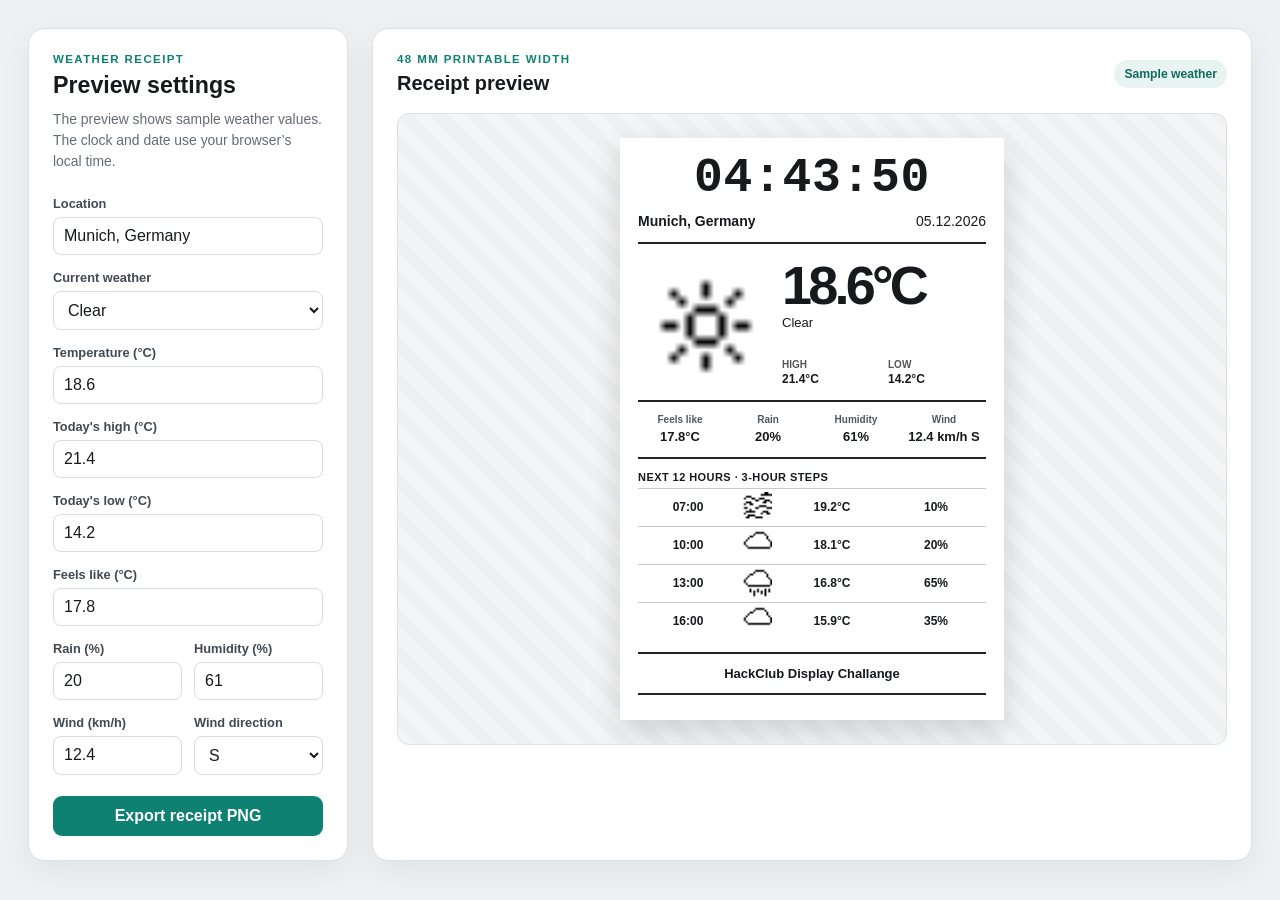
<file: designer/index.html>
<!doctype html>
<html lang="en">
  <head>
    <meta charset="UTF-8" />
    <meta name="viewport" content="width=device-width, initial-scale=1.0" />
    <meta http-equiv="refresh" content="0; url=editable-preview.html" />
    <title>Weather Receipt Designer</title>
  </head>
  <body>
    <p>Opening the <a href="editable-preview.html">editable receipt preview</a>…</p>
  </body>
</html>
</file>
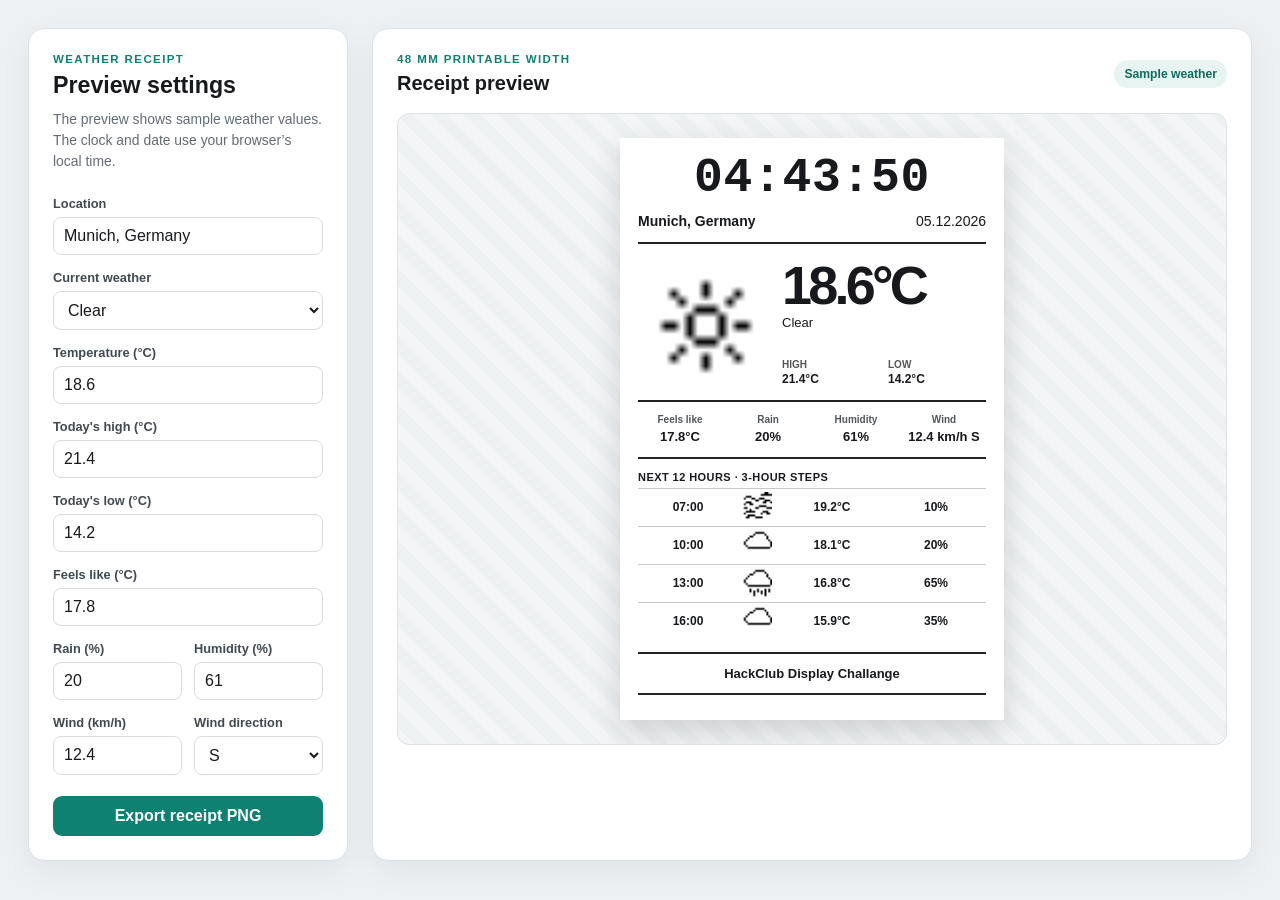
<file: designer/editable-preview.html>
<!doctype html>
<html lang="en">
  <head>
    <meta charset="UTF-8" />
    <meta name="viewport" content="width=device-width, initial-scale=1.0" />
    <title>Editable Weather Receipt Preview</title>
    <link rel="stylesheet" href="styles.css" />
  </head>
  <body>
    <div class="app-shell">
      <aside class="sidebar">
        <p class="eyebrow">Weather receipt</p>
        <h1>Preview settings</h1>
        <p class="help-text">The preview shows sample weather values. The clock and date use your browser’s local time.</p>

        <div class="field">
          <label for="cityName">Location</label>
          <input id="cityName" type="text" value="Bad Wörishofen" />
        </div>

        <div class="field">
          <label for="weatherPreview">Current weather</label>
          <select id="weatherPreview">
            <option value="Clear">Clear</option>
            <option value="Partly Cloudy">Partly cloudy</option>
            <option value="Clouds">Cloudy</option>
            <option value="Rain">Rain</option>
            <option value="Snow">Snow</option>
            <option value="Thunderstorm">Thunderstorm</option>
            <option value="Mist">Mist / fog</option>
          </select>
        </div>

        <div class="field">
          <label for="temperature">Temperature (°C)</label>
          <input id="temperature" type="number" step="0.1" value="18.6" />
        </div>

        <div class="field">
          <label for="highTemperature">Today's high (°C)</label>
          <input id="highTemperature" type="number" step="0.1" value="21.4" />
        </div>

        <div class="field">
          <label for="lowTemperature">Today's low (°C)</label>
          <input id="lowTemperature" type="number" step="0.1" value="14.2" />
        </div>

        <div class="field">
          <label for="feelsLike">Feels like (°C)</label>
          <input id="feelsLike" type="number" step="0.1" value="17.8" />
        </div>

        <div class="row">
          <div class="field">
            <label for="rainChance">Rain (%)</label>
            <input id="rainChance" type="number" min="0" max="100" value="20" />
          </div>
          <div class="field">
            <label for="humidity">Humidity (%)</label>
            <input id="humidity" type="number" min="0" max="100" value="61" />
          </div>
        </div>

        <div class="row">
          <div class="field">
            <label for="windSpeed">Wind (km/h)</label>
            <input id="windSpeed" type="number" min="0" step="0.1" value="12.4" />
          </div>
          <div class="field">
            <label for="windDirection">Wind direction</label>
            <select id="windDirection">
              <option>N</option><option>NE</option><option>E</option><option>SE</option>
              <option selected>S</option><option>SW</option><option>W</option><option>NW</option>
            </select>
          </div>
        </div>

        <button id="exportButton" type="button">Export receipt PNG</button>
      </aside>

      <main class="preview-panel">
        <div class="preview-toolbar">
          <div>
            <p class="eyebrow">48 mm printable width</p>
            <h2>Receipt preview</h2>
          </div>
          <span class="sample-badge">Sample weather</span>
        </div>
        <div class="receipt-stage">
          <article id="receiptPreview" class="receipt" aria-live="polite"></article>
        </div>
      </main>
    </div>
    <script src="weather-data.js"></script>
    <script src="app.js"></script>
  </body>
</html>
</file>
<file: designer/styles.css>
:root {
  color-scheme: light;
  --ink: #17191c;
  --muted: #656b73;
  --line: #222;
  --paper: #fff;
  --accent: #0e8172;
  /* 384 printer dots are 48 mm at 203 dpi, within 58 mm paper and 5 mm side margins. */
  --receipt-width: 384px;
}

* { box-sizing: border-box; }

/* The surrounding page is for the editor, not part of the printed receipt. */
body {
  min-width: 320px;
  min-height: 100vh;
  margin: 0;
  color: var(--ink);
  background: #edf1f3;
  font-family: "Segoe UI", Arial, sans-serif;
}

.app-shell {
  display: grid;
  grid-template-columns: minmax(260px, 320px) minmax(420px, 1fr);
  gap: 24px;
  max-width: 1400px;
  margin: 0 auto;
  padding: 28px;
}

/* The settings panel contains the editable preview controls. */
.sidebar,
.preview-panel {
  border: 1px solid #dce1e4;
  border-radius: 16px;
  background: #fff;
  box-shadow: 0 10px 32px rgb(23 25 28 / 6%);
}

.sidebar { padding: 24px; }
.sidebar h1,
.preview-toolbar h2 { margin: 0; }
.sidebar h1 { font-size: 1.45rem; }

/* Small section labels above the editor and preview. */
.eyebrow {
  margin: 0 0 7px;
  color: var(--accent);
  font-size: 0.72rem;
  font-weight: 800;
  letter-spacing: 0.12em;
  text-transform: uppercase;
}
.help-text {
  margin: 10px 0 24px;
  color: var(--muted);
  font-size: 0.87rem;
  line-height: 1.5;
}

/* Form fields and export button in the editor sidebar. */
.field {
  display: grid;
  gap: 6px;
  margin-bottom: 15px;
}
.field label {
  color: #424950;
  font-size: 0.8rem;
  font-weight: 700;
}
input,
select {
  width: 100%;
  min-width: 0;
  padding: 9px 10px;
  border: 1px solid #d6dce0;
  border-radius: 8px;
  background: #fff;
  color: var(--ink);
  font: inherit;
}
.row {
  display: grid;
  grid-template-columns: repeat(2, minmax(0, 1fr));
  gap: 12px;
}
button {
  width: 100%;
  margin-top: 6px;
  padding: 11px 14px;
  border: 0;
  border-radius: 9px;
  background: var(--accent);
  color: #fff;
  font: inherit;
  font-weight: 700;
  cursor: pointer;
}
button:hover { background: #096f62; }

/* Toolbar and checkerboard stage around the paper preview. */
.preview-panel { min-width: 0; padding: 24px; }
.preview-toolbar {
  display: flex;
  align-items: center;
  justify-content: space-between;
  gap: 12px;
  margin-bottom: 18px;
}
.preview-toolbar h2 { font-size: 1.25rem; }
.sample-badge {
  padding: 7px 10px;
  border-radius: 999px;
  background: #e8f4f1;
  color: #126a5e;
  font-size: 0.76rem;
  font-weight: 700;
}
.receipt-stage {
  display: flex;
  justify-content: center;
  align-items: flex-start;
  min-height: 500px;
  overflow: auto;
  padding: 24px 12px;
  border: 1px solid #dce1e4;
  border-radius: 12px;
  background: repeating-linear-gradient(45deg, #f3f5f6 0 12px, #eef1f2 12px 24px);
}

/* Receipt paper: keep the full printable width fixed for the 384-dot raster export. */
.receipt {
  flex: 0 0 var(--receipt-width);
  width: var(--receipt-width);
  max-width: var(--receipt-width);
  min-height: 100px;
  padding: 15px 18px 13px;
  overflow: hidden;
  background: var(--paper);
  color: var(--ink);
  box-shadow: 0 12px 30px rgb(0 0 0 / 15%);
  font-family: Arial, Helvetica, sans-serif;
  font-variant-numeric: tabular-nums;
}

/* Receipt header: clock, location, date, and horizontal section rules. */
.clock {
  margin: 0;
  text-align: center;
  font-size: 48px;
  font-family: "Courier New", Courier, monospace;
  font-weight: 800;
  letter-spacing: 0.015em;
  line-height: 1.08;
}
.receipt-location-date {
  display: flex;
  justify-content: space-between;
  gap: 10px;
  margin-top: 8px;
  font-size: 14px;
  line-height: 1.25;
}
.receipt-location {
  overflow: hidden;
  font-weight: 700;
  text-overflow: ellipsis;
  white-space: nowrap;
}
.receipt-date { flex: 0 0 auto; }
.rule {
  height: 0;
  margin: 12px 0;
  border: 0;
  /* Main receipt separators print as a solid 2-pixel line. */
  border-top: 2px solid var(--line);
}

/* Current conditions: icon, temperature, condition, and daily high/low. */
.current-weather {
  display: grid;
  grid-template-columns: 132px minmax(0, 1fr);
  align-items: center;
  gap: 12px;
  min-height: 132px;
}
.current-icon {
  display: block;
  width: 128px;
  height: 128px;
  object-fit: contain;
}
.current-readings {
  display: flex;
  min-width: 0;
  height: 128px;
  flex-direction: column;
  justify-content: center;
}
.current-temperature {
  font-family: "Arial Narrow", "Segoe UI", Arial, sans-serif;
  font-size: 54px;
  font-weight: 800;
  letter-spacing: -0.07em;
  line-height: 1;
  white-space: nowrap;
}
.condition-label {
  overflow: hidden;
  margin-top: 3px;
  font-size: 13px;
  text-overflow: ellipsis;
  white-space: nowrap;
}
.high-low {
  display: grid;
  grid-template-columns: 1fr 1fr;
  gap: 8px;
  margin-top: auto;
  font-size: 12px;
  line-height: 1.15;
}
.high-low span { display: block; }
.high-low-label {
  color: #555;
  font-size: 10px;
  font-weight: 700;
  text-transform: uppercase;
}
.high-low-value { margin-top: 2px; font-weight: 700; }

/* The four compact weather-stat columns below the current conditions. */
.metrics {
  display: grid;
  grid-template-columns: repeat(4, minmax(0, 1fr));
  gap: 4px;
  text-align: center;
}
.metric { min-width: 0; }
.metric-label {
  display: block;
  color: #51565c;
  font-size: 10px;
  font-weight: 700;
  line-height: 1.2;
}
.metric-value {
  display: block;
  margin-top: 4px;
  font-size: 13px;
  font-weight: 800;
  line-height: 1.1;
  overflow-wrap: anywhere;
}

/* Forecast title, hourly rows, and receipt footer. */
.forecast-heading {
  margin: 0 0 5px;
  font-size: 11px;
  font-weight: 800;
  letter-spacing: 0.04em;
  text-transform: uppercase;
  font-family: "Arial Narrow", Arial, Helvetica, sans-serif;
}
.forecast-row {
  display: grid;
  grid-template-columns: 1fr 36px 1fr 1fr;
  align-items: center;
  gap: 4px;
  min-height: 38px;
  border-top: 1.5px solid #c8c8c8;
  font-size: 12px;
  text-align: center;
}
.forecast-time { font-weight: 700; }
.forecast-icon { width: 30px; height: 30px; object-fit: contain; }
.forecast-temp,
.forecast-rain { font-weight: 700; }
.challenge-title {
  margin: 0;
  text-align: center;
  font-size: 13px;
  font-family: "Trebuchet MS", Arial, sans-serif;
  font-weight: 800;
}

/* Stack editor controls above the preview on smaller screens. */
@media (max-width: 850px) {
  .app-shell { grid-template-columns: 1fr; padding: 16px; }
  .sidebar { display: grid; grid-template-columns: repeat(2, minmax(0, 1fr)); gap: 0 12px; }
  .sidebar .eyebrow,
  .sidebar h1,
  .sidebar .help-text,
  .sidebar button { grid-column: 1 / -1; }
}

/* Keep the paper preview centered on narrow mobile screens. */
@media (max-width: 480px) {
  .app-shell { padding: 10px; }
  .sidebar, .preview-panel { padding: 16px; }
  .receipt-stage { padding: 14px 0; }
}
</file>
